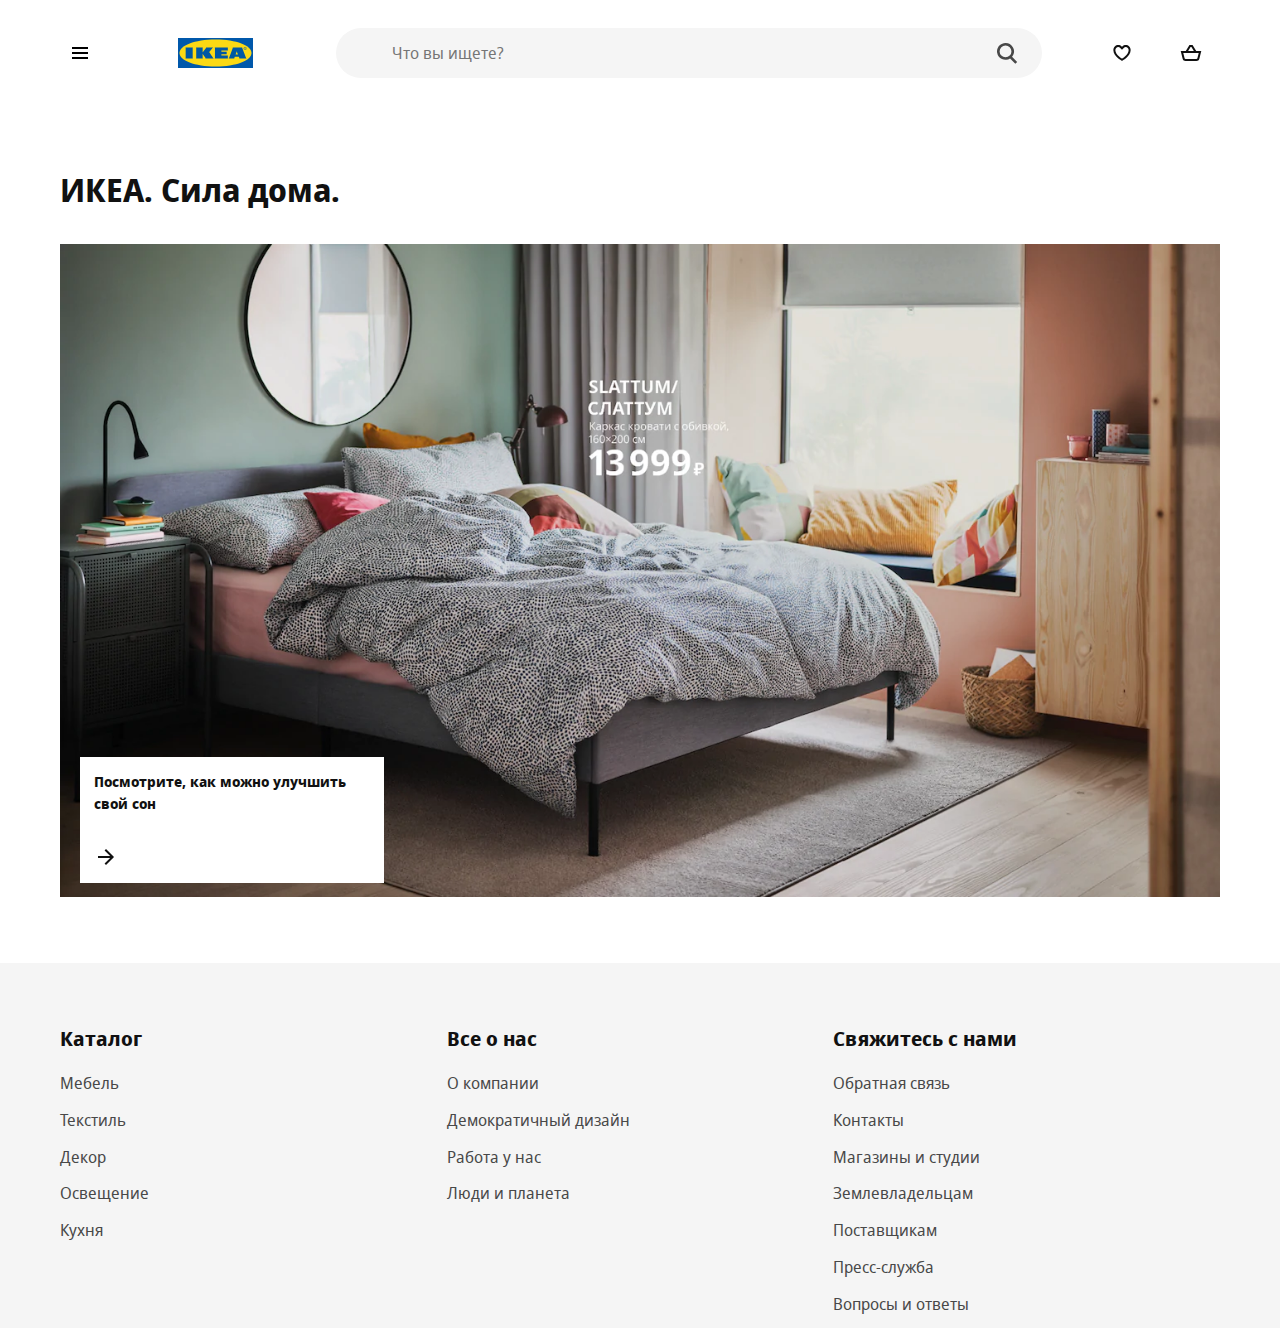
<file: index.html>
<!DOCTYPE html>
<html lang="en">

<head>
    <meta charset="UTF-8">
    <meta name="viewport"
        content="width=device-width, user-scalable=no, initial-scale=1.0, maximum-scale=1.0, minimum-scale=1.0">
    <meta http-equiv="X-UA-Compatible" content="ie=edge">
    <link rel="apple-touch-icon" sizes="180x180" href="favicon/apple-touch-icon.png">
    <link rel="icon" type="image/png" sizes="32x32" href="favicon/favicon-32x32.png">
    <link rel="icon" type="image/png" sizes="16x16" href="favicon/favicon-16x16.png">
    <link rel="mask-icon" href="favicon/safari-pinned-tab.svg" color="#0058ab">
    <meta name="msapplication-TileColor" content="#0058ab">
    <meta name="theme-color" content="#0058ab">
    <title>ИКЕА - официальный интернет-магазин мебели - IKEA</title>
    <link rel="stylesheet" href="styles/styles.css">
    <script src="./script/index.js" defer type="module"></script>
</head>

<body>
    <!-- <header>
        <div class="container">
            <div class="header">
                <button class="btn btn-burger" aria-label="открыть меню">
                    <svg focusable="false" class="svg-icon" width="24" height="24" viewBox="0 0 24 24" fill="none"
                        xmlns="http://www.w3.org/2000/svg">
                        <path fill-rule="evenodd" clip-rule="evenodd"
                            d="M20 8H4V6H20V8ZM20 13H4V11H20V13ZM20 18H4V16H20V18Z"></path>
                    </svg>
                </button>
                <a href="index.html" class="logo">
                    <img src="image/ikea-logo.svg" alt="Логотип">
                </a>
                <form class="search" method="get" action="goods.html">
                    <input type="search" name="s" maxlength="150" class="search-input" spellcheck="false"
                        aria-label="Искать товары, новинки и вдохновение"
                        aria-placeholder="Искать товары, новинки и вдохновение" placeholder="Что вы ищете?"
                        autocapitalize="off" autocomplete="off" autocorrect="off">
                    <button type="submit" class="btn search-btn" aria-label="найти"></button>
                </form>
                <a href="goods.html?cat=wishlist" class="btn btn-wishlist">
                    <svg focusable="false" class="svg-icon" width="24" height="24" viewBox="0 0 24 24" fill="none"
                        xmlns="http://www.w3.org/2000/svg">
                        <path fill-rule="evenodd" clip-rule="evenodd"
                            d="M12.336 5.52055C14.2336 3.62376 17.3096 3.62401 19.2069 5.52129C20.2067 6.52115 20.6796 7.85005 20.6259 9.15761C20.6151 12.2138 18.4184 14.8654 16.4892 16.6366C15.4926 17.5517 14.5004 18.2923 13.7593 18.8036C13.3879 19.0598 13.0771 19.2601 12.8574 19.3973C12.7475 19.466 12.6601 19.519 12.5992 19.5555C12.5687 19.5737 12.5448 19.5879 12.5279 19.5978L12.5079 19.6094L12.502 19.6129L12.5001 19.614C12.5001 19.614 12.4989 19.6147 11.9999 18.748C11.501 19.6147 11.5005 19.6144 11.5005 19.6144L11.4979 19.6129L11.4919 19.6094L11.472 19.5978C11.4551 19.5879 11.4312 19.5737 11.4007 19.5555C11.3397 19.519 11.2524 19.466 11.1425 19.3973C10.9227 19.2601 10.612 19.0598 10.2405 18.8036C9.49947 18.2923 8.50726 17.5517 7.51063 16.6366C5.58146 14.8654 3.38477 12.2139 3.37399 9.15765C3.32024 7.85008 3.79314 6.52117 4.79301 5.52129C6.69054 3.62376 9.76704 3.62376 11.6646 5.52129L11.9993 5.856L12.3353 5.52129L12.336 5.52055ZM11.9999 18.748L11.5005 19.6144L11.9999 19.9019L12.4989 19.6147L11.9999 18.748ZM11.9999 17.573C12.1727 17.462 12.384 17.3226 12.6236 17.1573C13.3125 16.6821 14.2267 15.9988 15.1366 15.1634C17.0157 13.4381 18.6259 11.2919 18.6259 9.13506V9.11213L18.627 9.08922C18.6626 8.31221 18.3844 7.52727 17.7926 6.9355C16.6762 5.81903 14.866 5.81902 13.7495 6.9355L13.7481 6.93689L11.9965 8.68166L10.2504 6.9355C9.13387 5.81903 7.3237 5.81903 6.20722 6.9355C5.61546 7.52727 5.33724 8.31221 5.3729 9.08922L5.37395 9.11213V9.13507C5.37395 11.2919 6.98418 13.4381 8.86325 15.1634C9.77312 15.9988 10.6874 16.6821 11.3762 17.1573C11.6159 17.3226 11.8271 17.462 11.9999 17.573Z">
                        </path>
                    </svg>
                </a>
                <a href="cart.html" class="btn btn-cart">
                    <svg focusable="false" class="svg-icon svg-cart" width="24" height="24" viewBox="0 0 24 24"
                        fill="none" xmlns="http://www.w3.org/2000/svg" style="display: block;">
                        <path fill-rule="evenodd" clip-rule="evenodd"
                            d="M10.9994 4H10.4373L10.1451 4.48017L6.78803 9.99716H3.00001H1.71924L2.02987 11.2397L3.65114 17.7248C3.98501 19.0603 5.18497 19.9972 6.56157 19.9972L17.4385 19.9972C18.8151 19.9972 20.015 19.0603 20.3489 17.7248L21.9702 11.2397L22.2808 9.99716H21H17.2113L13.8539 4.48014L13.5618 4H12.9997H12.0004H10.9994ZM14.8701 9.99716L12.4376 6H12.0004H11.5615L9.12921 9.99716H14.8701ZM5.59142 17.2397L4.28079 11.9972H19.7192L18.4086 17.2397C18.2973 17.6849 17.8973 17.9972 17.4385 17.9972L6.56157 17.9972C6.1027 17.9972 5.70272 17.6849 5.59142 17.2397Z">
                        </path>
                    </svg>
                </a>
            </div>
        </div>
    </header> -->
    <main>
        <div class="container">
            <h1 class="main-header">ИКЕА. Сила дома.</h1>
            <aside class="offer">
                <a href="card.html#idd059">
                    <picture>
                        <source srcset="image/b47e07ee97fd5f9bf030d258d462a945.webp" type="image/webp">
                        <img src="image/b47e07ee97fd5f9bf030d258d462a945.jpg" alt="СЛАТТУМ">
                    </picture>

                </a>
                <a class="offer-extra" href="goods.html?subcat=Кровати">
                    <p>Посмотрите, как можно улучшить свой сон</p>
                    <svg focusable="false" viewBox="0 0 24 24" class="offer-arrow" aria-hidden="true">
                        <path fill-rule="evenodd" clip-rule="evenodd"
                            d="M19.2937 12.7074L20.0008 12.0003L19.2938 11.2932L12.0008 3.99927L10.5865 5.41339L16.1727 11.0003H4V13.0003H16.1723L10.5855 18.5868L11.9996 20.0011L19.2937 12.7074Z">
                        </path>
                    </svg>
                </a>
            </aside>
        </div>
    </main>
    <!-- <footer>
        <div class="container">
            <div class="footer">
                <div class="footer-catalog">
                    <h2 class="footer-header">Каталог</h2>
                    <ul>
                        <li class="footer-list"><a href="goods.html?cat=Мебель">Мебель</a></li>
                        <li class="footer-list"><a href="goods.html?cat=Кухня">Кухня</a></li>
                        <li class="footer-list"><a href="goods.html?cat=Текстиль">Текстиль</a></li>
                        <li class="footer-list"><a href="goods.html?cat=Освещение">Освещение</a></li>
                        <li class="footer-list"><a href="goods.html?cat=Декор">Декор</a></li>
                    </ul>
                </div>
                <div class="footer-about">
                    <h2 class="footer-header">Все о нас</h2>
                    <ul>
                        <li class="footer-list"><a href="#">О компании</a></li>
                        <li class="footer-list"><a href="#">Демократичный дизайн</a></li>
                        <li class="footer-list"><a href="#">Работа у нас</a></li>
                        <li class="footer-list"><a href="#">Люди и планета</a></li>
                    </ul>
                </div>
                <div class="footer-connection">
                    <h2 class="footer-header">Свяжитесь с нами</h2>
                    <ul>
                        <li class="footer-list"><a href="#">Обратная связь</a></li>
                        <li class="footer-list"><a href="#">Контакты</a></li>
                        <li class="footer-list"><a href="#">Магазины и студии</a></li>
                        <li class="footer-list"><a href="#">Землевладельцам</a></li>
                        <li class="footer-list"><a href="#">Поставщикам</a></li>
                        <li class="footer-list"><a href="#">Пресс-служба</a></li>
                        <li class="footer-list"><a href="#">Вопросы и ответы</a></li>
                    </ul>
                </div>
            </div>
        </div>

    </footer> -->

    <!-- <div class="catalog">
        <button type="button" class="btn btn-close catalog-btn" id="hnf-menu-close-btn" aria-expanded="true"
            title="Закрыть меню" aria-label="Закрыть меню">
            <svg focusable="false" class="svg-icon" width="24" height="24" viewBox="0 0 24 24" fill="none"
                xmlns="http://www.w3.org/2000/svg">
                <path fill-rule="evenodd" clip-rule="evenodd"
                    d="M12.0002 13.4144L16.9499 18.3642L18.3642 16.9499L13.4144 12.0002L18.3642 7.05044L16.95 5.63623L12.0002 10.586L7.05044 5.63623L5.63623 7.05044L10.586 12.0002L5.63624 16.9499L7.05046 18.3642L12.0002 13.4144Z">
                </path>
            </svg>
        </button>
        <h2>Каталог</h2>
        <ul class="catalog-list">
            <li class="catalog-list__item active"><a href="goods.html?cat=Мебель">Мебель</a></li>
            <li class="catalog-list__item"><a href="goods.html?cat=Кухня">Кухня</a></li>
            <li class="catalog-list__item"><a href="goods.html?cat=Текстиль">Текстиль</a></li>
            <li class="catalog-list__item"><a href="goods.html?cat=Освещение">Освещение</a></li>
            <li class="catalog-list__item"><a href="goods.html?cat=Декор">Декор</a></li>
        </ul>


    </div> -->

    <!-- <div class="subcatalog">
        <button type="button" class="btn btn-return catalog-btn" aria-expanded="true" title="Закрыть меню"
            aria-label="Закрыть меню">
            <svg focusable="false" class="svg-icon  hnf-svg-icon" width="24" height="24" viewBox="0 0 24 24" fill="none"
                xmlns="http://www.w3.org/2000/svg">
                <path fill-rule="evenodd" clip-rule="evenodd"
                    d="M4.70613 11.2927L3.99902 11.9997L4.70606 12.7069L11.999 20.0008L13.4133 18.5867L7.82744 13.0001H19.9999V11.0001H7.82729L13.4144 5.41328L12.0002 3.99902L4.70613 11.2927Z">
                </path>
            </svg>
        </button>
        <h3 class="subcatalog-header"><a href="goods.html?cat=Мебель"></a></h3>
        <ul class="subcatalog-list">
            <li class="subcatalog-list__item"><a href="goods.html?subcat=Диваны">Диваны</a></li>
            <li class="subcatalog-list__item"><a href="goods.html?subcat=Кресла">Кресла</a></li>
            <li class="subcatalog-list__item"><a href="goods.html?subcat=Книжные шкафы">Книжные шкафы</a></li>
            <li class="subcatalog-list__item"><a href="goods.html?subcat=Стеллажи">Стеллажи</a></li>
            <li class="subcatalog-list__item"><a href="goods.html?subcat=Шкаф для ТВ">Шкаф для ТВ</a></li>
            <li class="subcatalog-list__item"><a href="goods.html?subcat=Кровати">Кровати</a></li>
            <li class="subcatalog-list__item"><a href="goods.html?subcat=Комоды">Комоды</a></li>
            <li class="subcatalog-list__item"><a href="goods.html?subcat=Столы">Столы</a></li>
            <li class="subcatalog-list__item"><a href="goods.html?subcat=Письменные столы">Письменные столы</a></li>
            <li class="subcatalog-list__item">
                <a href="goods.html?subcat=Стулья для письменного стола">Стулья для письменного стола</a></li>
        </ul>
    </div> -->

    <div class="overlay"></div>

</body>

</html>
</file>
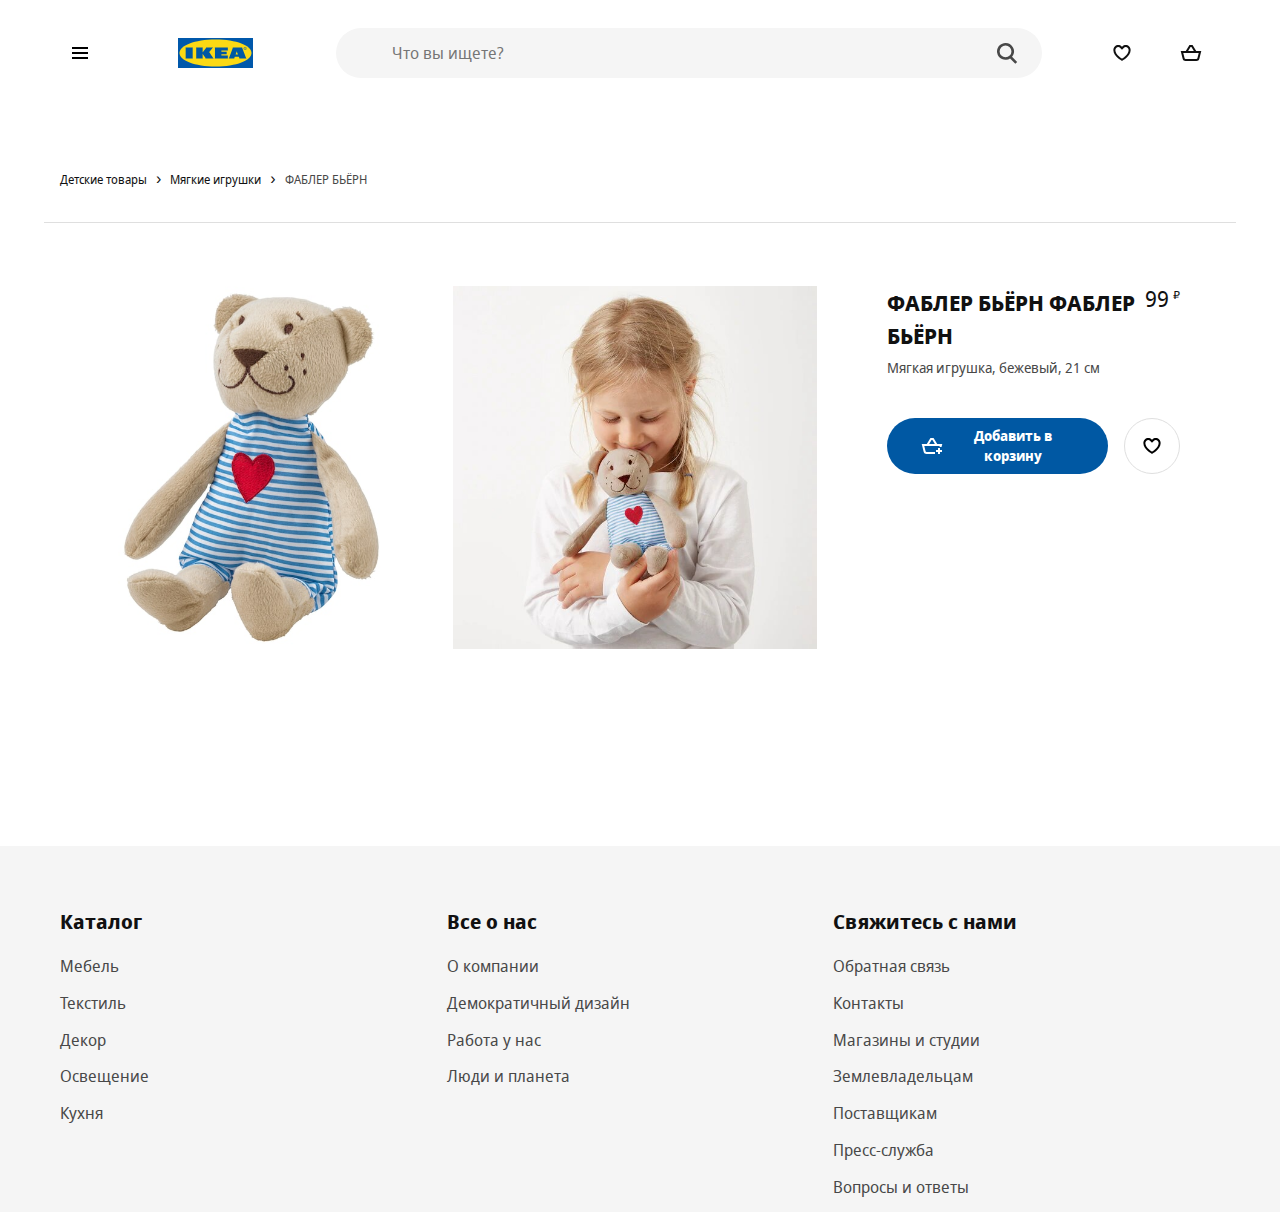
<file: card.html>
<!DOCTYPE html>
<html lang="en">

<head>
	<meta charset="UTF-8">
	<meta name="viewport"
		content="width=device-width, user-scalable=no, initial-scale=1.0, maximum-scale=1.0, minimum-scale=1.0">
	<meta http-equiv="X-UA-Compatible" content="ie=edge">
	<link rel="apple-touch-icon" sizes="180x180" href="favicon/apple-touch-icon.png">
	<link rel="icon" type="image/png" sizes="32x32" href="favicon/favicon-32x32.png">
	<link rel="icon" type="image/png" sizes="16x16" href="favicon/favicon-16x16.png">
	<link rel="mask-icon" href="favicon/safari-pinned-tab.svg" color="#0058ab">
	<meta name="msapplication-TileColor" content="#0058ab">
	<meta name="theme-color" content="#0058ab">
	<title>Детские игрушки - IKEA</title>
	<link rel="stylesheet" href="styles/styles.css">
	<script src="./script/index.js" defer type="module"></script>

</head>

<body>
	<main>
		<div class="container">
			<div class="breadcrumb">
				<nav role="navigation" aria-label="Breadcrumb" class="breadcrumb__nav">
					<ul class="breadcrumb__list">

						<li class="breadcrumb__list-item">
							<a href="goods.html?cat=Детские товары" class="breadcrumb__link"><span>Детские
									товары</span></a>
						</li>

						<li class="breadcrumb__list-item">
							<a href="goods.html?cat=Мягкие игрушки" class="breadcrumb__link"><span>Мягкие
									игрушки</span></a>
						</li>

						<li class="breadcrumb__list-item">
							<a href="#" class="breadcrumb__link"><span>ФАБЛЕР БЬЁРН</span></a>
						</li>

					</ul>
				</nav>
			</div>

			<div class="good wrapper">
				<div class="good-images">
					<div class="good-image__item">
						<img src="image/fabler-byorn-myagkaya-igrushka-bezhevyy__0710165_PE727396_S5.jpg" alt="">
					</div>
					<div class="good-image__item">
						<img src="image/fabler-byorn-myagkaya-igrushka-bezhevyy__0876865_PE611124_S5.jpg" alt="">
					</div>
				</div>
				<div class="good-item">
					<!-- not-in-stock - нет в наличии-->
					<p class="good-item__new">Новинка</p>

					<div class="good-item__section">
						<div>
							<h2 class="good-item__header">ФАБЛЕР БЬЁРН ФАБЛЕР БЬЁРН</h2>
							<p class="good-item__description">Мягкая игрушка, бежевый, 21 см</p>

						</div>
						<p class="good-item__price">
							<span class="good-item__empty">Нет в наличии</span>
							<span class="good-item__price-value">99</span>
							<span class="good-item__currency">₽</span>
						</p>

					</div>
					<div class="good-item__buttons">
						<button type="button" class="btn btn-good" data-idd="idd001">
							<svg focusable="false" viewBox="0 0 24 24" class="btn-good-svg" aria-hidden="true">
								<path fill-rule="evenodd" clip-rule="evenodd"
									d="M10.4372 4H10.9993H12.0003H12.9996H13.5616L13.8538 4.48014L17.2112 9.99713H21H22.2806L21.9702 11.2396L21.5303 13H19.4688L19.7194 11.9971H4.28079L5.59143 17.2397C5.70272 17.6848 6.1027 17.9971 6.56157 17.9971H15V19.9971H6.56157C5.18496 19.9971 3.98502 19.0602 3.65114 17.7247L2.02987 11.2397L1.71924 9.99713H3.00002H6.78793L10.145 4.48017L10.4372 4ZM12.4375 6L14.87 9.99713H9.12911L11.5614 6H12.0003H12.4375ZM17.9961 16V14H19.9961V16H21.9961V18H19.9961V20H17.9961V18H15.9961V16H17.9961Z">
								</path>
							</svg>

							<span class="btn-good__label">Добавить в корзину</span>
						</button>
						<button type="button" class="btn btn-add-wishlist" data-idd="idd001">
							<svg focusable="false" viewBox="0 0 24 24" class="btn-add-wishlist__svg" aria-hidden="true">
								<path fill-rule="evenodd" clip-rule="evenodd"
									d="M12.336 5.52055C14.2336 3.62376 17.3096 3.62401 19.2069 5.52129C20.2067 6.52115 20.6796 7.85005 20.6259 9.15761C20.6151 12.2138 18.4184 14.8654 16.4892 16.6366C15.4926 17.5517 14.5004 18.2923 13.7593 18.8036C13.3879 19.0598 13.0771 19.2601 12.8574 19.3973C12.7475 19.466 12.6601 19.519 12.5992 19.5555C12.5687 19.5737 12.5448 19.5879 12.5279 19.5978L12.5079 19.6094L12.502 19.6129L12.5001 19.614C12.5001 19.614 12.4989 19.6147 11.9999 18.748C11.501 19.6147 11.5005 19.6144 11.5005 19.6144L11.4979 19.6129L11.4919 19.6094L11.472 19.5978C11.4551 19.5879 11.4312 19.5737 11.4007 19.5555C11.3397 19.519 11.2524 19.466 11.1425 19.3973C10.9227 19.2601 10.612 19.0598 10.2405 18.8036C9.49947 18.2923 8.50726 17.5517 7.51063 16.6366C5.58146 14.8654 3.38477 12.2139 3.37399 9.15765C3.32024 7.85008 3.79314 6.52117 4.79301 5.52129C6.69054 3.62376 9.76704 3.62376 11.6646 5.52129L11.9993 5.856L12.3353 5.52129L12.336 5.52055ZM11.9999 18.748L11.5005 19.6144L11.9999 19.9019L12.4989 19.6147L11.9999 18.748ZM11.9999 17.573C12.1727 17.462 12.384 17.3226 12.6236 17.1573C13.3125 16.6821 14.2267 15.9988 15.1366 15.1634C17.0157 13.4381 18.6259 11.2919 18.6259 9.13506V9.11213L18.627 9.08922C18.6626 8.31221 18.3844 7.52727 17.7926 6.9355C16.6762 5.81903 14.866 5.81902 13.7495 6.9355L13.7481 6.93689L11.9965 8.68166L10.2504 6.9355C9.13387 5.81903 7.3237 5.81903 6.20722 6.9355C5.61546 7.52727 5.33724 8.31221 5.3729 9.08922L5.37395 9.11213V9.13507C5.37395 11.2919 6.98418 13.4381 8.86325 15.1634C9.77312 15.9988 10.6874 16.6821 11.3762 17.1573C11.6159 17.3226 11.8271 17.462 11.9999 17.573Z">
								</path>
							</svg>
						</button>
					</div>

				</div>
			</div>


		</div>
	</main>
	<div class="overlay"></div>
</body>

</html>
</file>
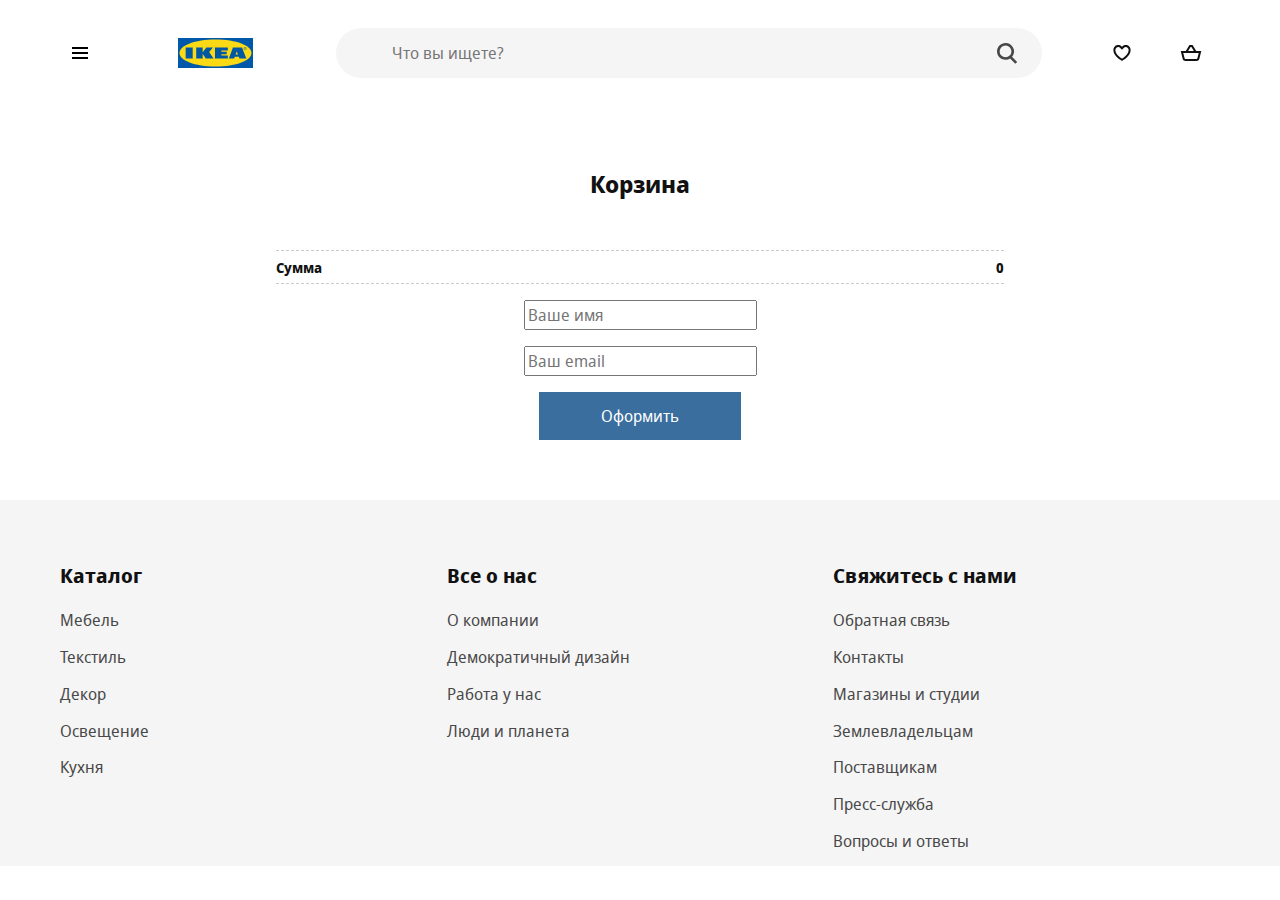
<file: cart.html>
<!DOCTYPE html>
<html lang="en">

<head>
	<meta charset="UTF-8">
	<meta name="viewport"
		content="width=device-width, user-scalable=no, initial-scale=1.0, maximum-scale=1.0, minimum-scale=1.0">
	<meta http-equiv="X-UA-Compatible" content="ie=edge">
	<link rel="apple-touch-icon" sizes="180x180" href="favicon/apple-touch-icon.png">
	<link rel="icon" type="image/png" sizes="32x32" href="favicon/favicon-32x32.png">
	<link rel="icon" type="image/png" sizes="16x16" href="favicon/favicon-16x16.png">
	<link rel="mask-icon" href="favicon/safari-pinned-tab.svg" color="#0058ab">
	<meta name="msapplication-TileColor" content="#0058ab">
	<meta name="theme-color" content="#0058ab">
	<title>Корзина - IKEA</title>
	<link rel="stylesheet" href="styles/styles.css">
	<script src="./script/index.js" defer type="module"></script>

</head>

<body>
	<main>
		<div class="container cart-wrapper">
			<h2 class="cart-header">Корзина</h2>
			<ul class="cart-list">

			</ul>
			<div class="cart-total">
				<span class="cart-total-label">Сумма</span>
				<span class="cart-total-price">297.-</span>
			</div>

			<form id="form" class="cart-form">
				<label>
					<input type="text" name="name" placeholder="Ваше имя">
				</label>
				<label>
					<input type="email" name="email" placeholder="Ваш email">
				</label>
				<button type="submit" class="cart-checkout">Оформить</button>
			</form>
		</div>
	</main>
	<div class="overlay"></div>
</body>

</html>
</file>
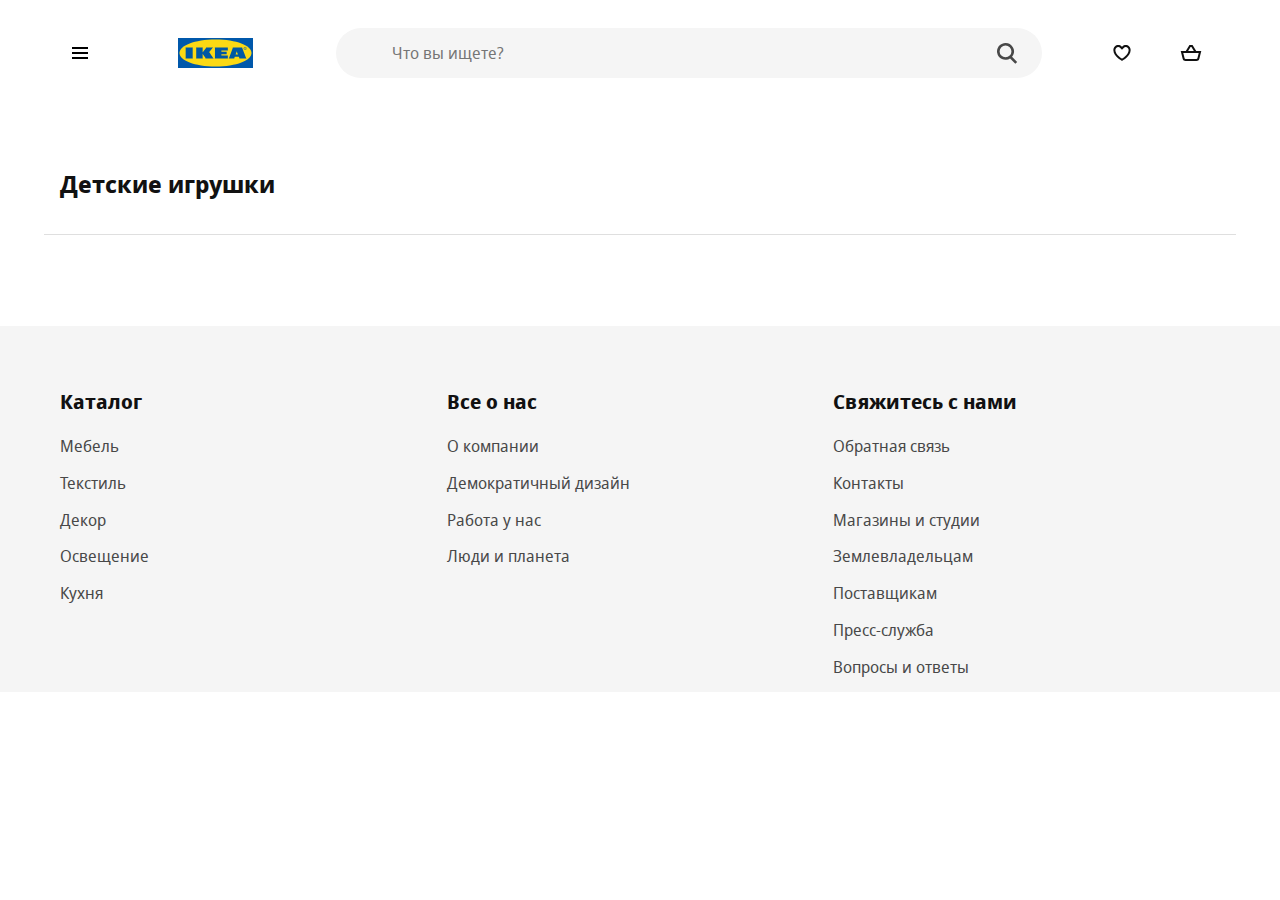
<file: goods.html>
<!DOCTYPE html>
<html lang="en">

<head>
	<meta charset="UTF-8">
	<meta name="viewport"
		content="width=device-width, user-scalable=no, initial-scale=1.0, maximum-scale=1.0, minimum-scale=1.0">
	<meta http-equiv="X-UA-Compatible" content="ie=edge">
	<link rel="apple-touch-icon" sizes="180x180" href="favicon/apple-touch-icon.png">
	<link rel="icon" type="image/png" sizes="32x32" href="favicon/favicon-32x32.png">
	<link rel="icon" type="image/png" sizes="16x16" href="favicon/favicon-16x16.png">
	<link rel="mask-icon" href="favicon/safari-pinned-tab.svg" color="#0058ab">
	<meta name="msapplication-TileColor" content="#0058ab">
	<meta name="theme-color" content="#0058ab">
	<title>Детские игрушки - IKEA</title>
	<link rel="stylesheet" href="styles/styles.css">
	<script src="./script/index.js" defer type="module"></script>

</head>

<body>
	<main>
		<div class="container">
			<h2 class="main-header">Детские игрушки</h2>
			<div class="goods wrapper">
				<ul class="goods-list">
					<!-- <li class="goods-list__item">
						<a class="goods-item__link" href="card.html#idd001">
							<article class="goods-item">
								<div class="goods-item__img">
									<img src="https://www.ikea.com/ru/ru/images/products/fabler-byorn-myagkaya-igrushka-bezhevyy__0710165_PE727396_S5.JPG"
										data-second-image="https://www.ikea.com/ru/ru/images/products/fabler-byorn-myagkaya-igrushka-bezhevyy__0876876_PE611263_S5.JPG"
										alt="ФАБЛЕР БЬЁРН">
								</div>
								<p class="goods-item__new">Новинка</p>
								<h3 class="goods-item__header">ФАБЛЕР БЬЁРН</h3>
								<p class="goods-item__description">Мягкая игрушка, бежевый, 21 см</p>
								<p class="goods-item__price">
									<span class="goods-item__price-value">99</span>
									<span class="goods-item__currency"> ₽</span>
								</p>
								<button class="btn btn-add-card" aria-label="Добравить в корзину"
									data-idd="idd001"></button>
							</article>
						</a>
					</li>
					<li class="goods-list__item">
						<a class="goods-item__link" href="card.html#idd001">
							<article class="goods-item">
								<div class="goods-item__img">
									<img src="https://www.ikea.com/ru/ru/images/products/fabler-byorn-myagkaya-igrushka-bezhevyy__0710165_PE727396_S5.JPG"
										data-second-image="https://www.ikea.com/ru/ru/images/products/fabler-byorn-myagkaya-igrushka-bezhevyy__0876876_PE611263_S5.JPG"
										alt="ФАБЛЕР БЬЁРН">
								</div>
								<h3 class="goods-item__header">ФАБЛЕР БЬЁРН</h3>
								<p class="goods-item__description">Мягкая игрушка, бежевый, 21 см</p>
								<p class="goods-item__price">
									<span class="goods-item__price-value">99</span>
									<span class="goods-item__currency"> ₽</span>
								</p>
								<button class="btn btn-add-card" aria-label="Добравить в корзину"
									data-idd="idd001"></button>
							</article>
						</a>
					</li>
					<li class="goods-list__item">
						<a class="goods-item__link" href="card.html#idd001">
							<article class="goods-item">
								<div class="goods-item__img">
									<img src="https://www.ikea.com/ru/ru/images/products/fabler-byorn-myagkaya-igrushka-bezhevyy__0710165_PE727396_S5.JPG"
										data-second-image="https://www.ikea.com/ru/ru/images/products/fabler-byorn-myagkaya-igrushka-bezhevyy__0876876_PE611263_S5.JPG"
										alt="ФАБЛЕР БЬЁРН">
								</div>
								<h3 class="goods-item__header">ФАБЛЕР БЬЁРН</h3>
								<p class="goods-item__description">Мягкая игрушка, бежевый, 21 см</p>
								<p class="goods-item__price">
									<span class="goods-item__price-value">99</span>
									<span class="goods-item__currency"> ₽</span>
								</p>
								<button class="btn btn-add-card" aria-label="Добравить в корзину"
									data-idd="idd001"></button>
							</article>
						</a>
					</li>
					<li class="goods-list__item">
						<a class="goods-item__link" href="card.html#idd001">
							<article class="goods-item">
								<div class="goods-item__img">
									<img src="https://www.ikea.com/ru/ru/images/products/fabler-byorn-myagkaya-igrushka-bezhevyy__0710165_PE727396_S5.JPG"
										data-second-image="https://www.ikea.com/ru/ru/images/products/fabler-byorn-myagkaya-igrushka-bezhevyy__0876876_PE611263_S5.JPG"
										alt="ФАБЛЕР БЬЁРН">
								</div>
								<h3 class="goods-item__header">ФАБЛЕР БЬЁРН</h3>
								<p class="goods-item__description">Мягкая игрушка, бежевый, 21 см</p>
								<p class="goods-item__price">
									<span class="goods-item__price-value">99</span>
									<span class="goods-item__currency"> ₽</span>
								</p>
								<button class="btn btn-add-card" aria-label="Добравить в корзину"
									data-idd="idd001"></button>
							</article>
						</a>
					</li>
					<li class="goods-list__item">
						<a class="goods-item__link" href="card.html#idd001">
							<article class="goods-item">
								<div class="goods-item__img">
									<img src="https://www.ikea.com/ru/ru/images/products/fabler-byorn-myagkaya-igrushka-bezhevyy__0710165_PE727396_S5.JPG"
										data-second-image="https://www.ikea.com/ru/ru/images/products/fabler-byorn-myagkaya-igrushka-bezhevyy__0876876_PE611263_S5.JPG"
										alt="ФАБЛЕР БЬЁРН">
								</div>
								<h3 class="goods-item__header">ФАБЛЕР БЬЁРН</h3>
								<p class="goods-item__description">Мягкая игрушка, бежевый, 21 см</p>
								<p class="goods-item__price">
									<span class="goods-item__price-value">99</span>
									<span class="goods-item__currency"> ₽</span>
								</p>
								<button class="btn btn-add-card" aria-label="Добравить в корзину"
									data-idd="idd001"></button>
							</article>
						</a>
					</li>
					<li class="goods-list__item">
						<a class="goods-item__link" href="card.html#idd001">
							<article class="goods-item">
								<div class="goods-item__img">
									<img src="https://www.ikea.com/ru/ru/images/products/fabler-byorn-myagkaya-igrushka-bezhevyy__0710165_PE727396_S5.JPG"
										data-second-image="https://www.ikea.com/ru/ru/images/products/fabler-byorn-myagkaya-igrushka-bezhevyy__0876876_PE611263_S5.JPG"
										alt="ФАБЛЕР БЬЁРН">
								</div>
								<h3 class="goods-item__header">ФАБЛЕР БЬЁРН</h3>
								<p class="goods-item__description">Мягкая игрушка, бежевый, 21 см</p>
								<p class="goods-item__price">
									<span class="goods-item__price-value">99</span>
									<span class="goods-item__currency"> ₽</span>
								</p>
								<button class="btn btn-add-card" aria-label="Добравить в корзину"
									data-idd="idd001"></button>
							</article>
						</a>
					</li>
					<li class="goods-list__item">
						<a class="goods-item__link" href="card.html#idd001">
							<article class="goods-item">
								<div class="goods-item__img">
									<img src="https://www.ikea.com/ru/ru/images/products/fabler-byorn-myagkaya-igrushka-bezhevyy__0710165_PE727396_S5.JPG"
										data-second-image="https://www.ikea.com/ru/ru/images/products/fabler-byorn-myagkaya-igrushka-bezhevyy__0876876_PE611263_S5.JPG"
										alt="ФАБЛЕР БЬЁРН">
								</div>
								<h3 class="goods-item__header">ФАБЛЕР БЬЁРН</h3>
								<p class="goods-item__description">Мягкая игрушка, бежевый, 21 см</p>
								<p class="goods-item__price">
									<span class="goods-item__price-value">99</span>
									<span class="goods-item__currency"> ₽</span>
								</p>
								<button class="btn btn-add-card" aria-label="Добравить в корзину"
									data-idd="idd001"></button>
							</article>
						</a>
					</li>
					<li class="goods-list__item">
						<a class="goods-item__link" href="card.html#idd001">
							<article class="goods-item">
								<div class="goods-item__img">
									<img src="https://www.ikea.com/ru/ru/images/products/fabler-byorn-myagkaya-igrushka-bezhevyy__0710165_PE727396_S5.JPG"
										data-second-image="https://www.ikea.com/ru/ru/images/products/fabler-byorn-myagkaya-igrushka-bezhevyy__0876876_PE611263_S5.JPG"
										alt="ФАБЛЕР БЬЁРН">
								</div>
								<h3 class="goods-item__header">ФАБЛЕР БЬЁРН</h3>
								<p class="goods-item__description">Мягкая игрушка, бежевый, 21 см</p>
								<p class="goods-item__price">
									<span class="goods-item__price-value">99</span>
									<span class="goods-item__currency"> ₽</span>
								</p>
								<button class="btn btn-add-card" aria-label="Добравить в корзину"
									data-idd="idd001"></button>
							</article>
						</a>
					</li>
					<li class="goods-list__item">
						<a class="goods-item__link" href="card.html#idd001">
							<article class="goods-item">
								<div class="goods-item__img">
									<img src="https://www.ikea.com/ru/ru/images/products/fabler-byorn-myagkaya-igrushka-bezhevyy__0710165_PE727396_S5.JPG"
										data-second-image="https://www.ikea.com/ru/ru/images/products/fabler-byorn-myagkaya-igrushka-bezhevyy__0876876_PE611263_S5.JPG"
										alt="ФАБЛЕР БЬЁРН">
								</div>
								<h3 class="goods-item__header">ФАБЛЕР БЬЁРН</h3>
								<p class="goods-item__description">Мягкая игрушка, бежевый, 21 см</p>
								<p class="goods-item__price">
									<span class="goods-item__price-value">99</span>
									<span class="goods-item__currency"> ₽</span>
								</p>
								<button class="btn btn-add-card" aria-label="Добравить в корзину"
									data-idd="idd001"></button>
							</article>
						</a>
					</li>
					<li class="goods-list__item">
						<a class="goods-item__link" href="card.html#idd001">
							<article class="goods-item">
								<div class="goods-item__img">
									<img src="https://www.ikea.com/ru/ru/images/products/fabler-byorn-myagkaya-igrushka-bezhevyy__0710165_PE727396_S5.JPG"
										data-second-image="https://www.ikea.com/ru/ru/images/products/fabler-byorn-myagkaya-igrushka-bezhevyy__0876876_PE611263_S5.JPG"
										alt="ФАБЛЕР БЬЁРН">
								</div>
								<h3 class="goods-item__header">ФАБЛЕР БЬЁРН</h3>
								<p class="goods-item__description">Мягкая игрушка, бежевый, 21 см</p>
								<p class="goods-item__price">
									<span class="goods-item__price-value">99</span>
									<span class="goods-item__currency"> ₽</span>
								</p>
								<button class="btn btn-add-card" aria-label="Добравить в корзину"
									data-idd="idd001"></button>
							</article>
						</a>
					</li> -->

				</ul>
			</div>
		</div>
	</main>
	<div class="overlay"></div>
</body>

</html>
</file>
<file: styles/styles.css>
/*
* Prefixed by https://autoprefixer.github.io
* PostCSS: v7.0.29,
* Autoprefixer: v9.7.6
* Browsers: last 4 version
*/

@font-face {
	font-family: 'Noto Sans';
	src: local('Noto Sans Display Regular'), local('NotoSansDisplay-Regular'), url('../fonts/Notosansdisplayregular.woff2') format('woff2'), url('../fonts/Notosansdisplayregular.woff') format('woff');
	font-weight: 400;
	font-style: normal;
}

@font-face {
	font-family: 'Noto Sans';
	src: local('Noto Sans Display Italic'), local('NotoSansDisplay-Italic'), url('../fonts/Notosansdisplayitalic.woff2') format('woff2'), url('../fonts/Notosansdisplayitalic.woff') format('woff');
	font-weight: 400;
	font-style: italic;
}

@font-face {
	font-family: 'Noto Sans';
	src: local('Noto Sans Display Bold'), local('NotoSansDisplay-Bold'), url('../fonts/Notosansdisplaybold.woff2') format('woff2'), url('../fonts/Notosansdisplaybold.woff') format('woff');
	font-weight: 700;
	font-style: normal;
}

@font-face {
	font-family: 'Noto Sans';
	src: local('Noto Sans Display Bold Italic'), local('NotoSansDisplay-BoldItalic'), url('../fonts/Notosansdisplaybolditalic.woff2') format('woff2'), url('../fonts/Notosansdisplaybolditalic.woff') format('woff');
	font-weight: 700;
	font-style: italic;
}

html {
	-webkit-box-sizing: border-box;
	box-sizing: border-box;
}

*,
*::before,
*::after {
	-webkit-box-sizing: inherit;
	box-sizing: inherit;
}

body {
	min-width: 320px;
	margin: 0;

	background-color: #fff; /*под проект*/
	font-family: Noto Sans, Arial, sans-serif; /*в "" свой шрифт под проект*/

	font-size: 16px;
	color: #111;
	line-height: 1.5;
	-webkit-font-smoothing: subpixel-antialiased;
}

button, input {
	font: inherit;
}

button {
	cursor: pointer;
}

img {
	max-width: 100%;
	width: 100%;
	height: auto;
}

a {
	text-decoration: none;
	color: inherit;
}

ul {
	list-style: none;
	padding: 0;
	margin: 0;
}

h1, h2, h3, p {
	padding: 0;
	margin: 0;
}

/* container */

.container {
	max-width: 1200px;
	margin: 0 auto;
	padding: 0 1.25rem;
}

.visually-hidden {
	position: absolute !important;
	clip: rect(1px 1px 1px 1px);
	clip: rect(1px, 1px, 1px, 1px);
	padding: 0 !important;
	border: 0 !important;
	height: 1px !important;
	width: 1px !important;
	overflow: hidden;
}

/* при работе с float */

.clearfix::after {
	content: "";
	display: table;
	clear: both;
}

header {
	margin-bottom: 3.75rem;
}

.header {
	display: -ms-grid;
	display: grid;
	grid-gap: 1.25rem;
	-ms-grid-columns: 2fr 1.25rem 2fr 1.25rem 16fr 1.25rem 1fr 1.25rem 1fr;
	grid-template-columns: 2fr 2fr 16fr 1fr 1fr;
	-webkit-box-align: center;
	-ms-flex-align: center;
	align-items: center;
	padding: 1.75rem 0;
}

footer {
	background-color: #f5f5f5;
	margin-top: 3.75rem;
	padding: 3.75rem 0 0 0;
}

.footer {
	display: -ms-grid;
	display: grid;
	-ms-grid-columns: 1fr 1fr 1fr;
	grid-template-columns: 1fr 1fr 1fr;
}

.main-header {
	margin-bottom: 1.875rem
}

.btn {
	background-color: transparent;
	outline: transparent;
	border-radius: 50%;
	width: 40px;
	height: 40px;
	display: -webkit-box;
	display: -ms-flexbox;
	display: flex;
	-webkit-box-align: center;
	-ms-flex-align: center;
	align-items: center;
	-webkit-box-pack: center;
	-ms-flex-pack: center;
	justify-content: center;
	border: 1px solid transparent;
}

.btn:hover {
	background-color: #f5f5f5;
	color: #111;
}

.svg-icon {
	fill: currentColor;
}

.logo {
	text-align: center;
	width: 75px;
	height: 30px;

}

.search {
	position: relative;
	-webkit-box-flex: 1;
	-ms-flex-positive: 1;
	flex-grow: 1;
	height: 50px;
	margin: 0 40px;
}

.search-input {
	-webkit-appearance: none;
	-moz-appearance: none;
	appearance: none;
	background-color: #f5f5f5;
	display: block;
	appearance: none;
	width: 100%;
	height: 100%;
	padding: .5rem 3.5rem;
	margin: 0 auto;
	line-height: 1.5;
	border: 0;
	border-radius: 50em;
	outline: 0;
	-webkit-box-shadow: none;
	box-shadow: none;
	-webkit-transition: background .2s;
	-o-transition: background .2s;
	transition: background .2s;
}

.search-btn {
	position: absolute;
	top: 0.9rem;
	right: 0.9rem;
	background-image: url("data:image/svg+xml;charset=utf-8,%3Csvg width='16' height='17' fill='%23484848' xmlns='http://www.w3.org/2000/svg'%3E%3Cpath fill-rule='evenodd' clip-rule='evenodd' d='M6.5 11a4.5 4.5 0 110-9 4.5 4.5 0 010 9zm4.968-.307a6.5 6.5 0 10-1.514 1.315l3.996 3.996 1.414-1.414-3.896-3.897z'/%3E%3C/svg%3E");
	background-repeat: no-repeat;
	background-size: contain;
	width: 2.5rem;
	height: 1.5rem;
	background-position: center;
}

.offer {
	position: relative;
}

.offer-extra {
	position: absolute;
	padding: .9rem;
	color: #111;
	left: 1.25rem;
	bottom: 1.25rem;
	display: -webkit-box;
	display: -ms-flexbox;
	display: flex;
	background: #fff;
	-webkit-box-orient: vertical;
	-webkit-box-direction: normal;
	-ms-flex-direction: column;
	flex-direction: column;
	-webkit-box-align: start;
	-ms-flex-align: start;
	align-items: flex-start;
	max-width: 19rem;
	min-width: 13rem;
	font-size: .9rem;
	line-height: 1.5;
	font-weight: bold;
	word-break: break-word;
}

.offer-arrow {
	display: inline-block;
	height: 1.5rem;
	width: 1.5rem;
	vertical-align: middle;
	fill: currentColor;
	margin-top: 1.875rem;

}


.footer-header {
	line-height: 2rem;
	font-size: 1.25rem;
	padding: 0 0 1rem 0;

}

.footer-list {
	margin-bottom: .8rem;
}

.footer-list > a {
	color: #484848;
}

.footer-list > a:hover {
	color: #111;
	text-decoration: underline;
}

.catalog {
	position: fixed;
	z-index: 999;
	top: 0;
	left: -100%;
	bottom: 0;
	background-color: #fff;
	overflow-y: auto;
	overflow-x: hidden;
	-webkit-transition: left 0.2s 0s;
	-o-transition: left 0.2s 0s;
	transition: left 0.2s 0s;
	width: 20rem;
	padding: 6rem 4rem 3rem;

}

.catalog.open {
	left: 0;
}

.catalog-btn {
	position: absolute;
	top: 3rem;
	left: 3rem;
}

.catalog-list__item,
.subcatalog-list__item {
	cursor: pointer;
	color: #111;


}

.catalog-list__item a,
.subcatalog-list__item a {
	text-decoration: underline;
	display: block;
}

.catalog-list__item a {
	padding: .5rem 1.5rem .5rem 0;
}

.subcatalog-list__item a {
	padding: .5rem 0;
}

.catalog-list__item:hover a,
.subcatalog-list__item:hover a {
	text-decoration: underline;
}

.catalog-list__item.active {
	background-repeat: no-repeat;
	background-position: right 0 center;
	background-image: url('data:image/svg+xml;utf8,<svg width="24" height="24" viewBox="0 0 24 24" fill="none" xmlns="http://www.w3.org/2000/svg"><path fill-rule="evenodd" clip-rule="evenodd" d="M15.5996 11.9999L9.81456 17.7857L8.40026 16.3716L12.7714 11.9999L8.40026 7.62823L9.81457 6.21411L15.5996 11.9999Z" fill="%23959595"/></svg>');
}

.subcatalog {
	position: fixed;
	z-index: 998;
	top: 0;
	left: -100%;
	bottom: 0;
	background-color: #fff;
	overflow-y: auto;
	overflow-x: hidden;
	-webkit-transition: left, right 0.2s 0s;
	-o-transition: left, right 0.2s 0s;
	transition: left, right 0.2s 0s;
	width: 25rem;
	padding: 6rem 4rem 3rem;
	border-left: 2px solid #ccc;
}

.subcatalog.subopen {
	left: 20rem;
	display: block;
}

.overlay {
	display: block;
	position: fixed;
	z-index: 899;
	top: 0;
	bottom: 0;
	right: 0;
	left: 0;
	background-color: black;
	-webkit-transition: all .2s ease;
	-o-transition: all .2s ease;
	transition: all .2s ease;
	opacity: 0;
	pointer-events: none;
}

.overlay.active {
	opacity: 0.25;
	pointer-events: all;
}


.wrapper {
	position: relative;
	margin-top: 4rem;
}

.wrapper:before {
	content: '';
	width: calc(100% + 2rem);
	display: block;
	position: absolute;
	top: -2rem;
	z-index: 99;
	margin: 0 -1rem;
	border-bottom: 1px solid #dfdfdf;
}

.good {
	display: -ms-grid;
	display: grid;
	-ms-grid-columns: minmax(0, 1fr) 1.25rem minmax(0, 1fr) 1.25rem minmax(0, 1fr) 1.25rem minmax(0, 1fr) 1.25rem minmax(0, 1fr) 1.25rem minmax(0, 1fr) 1.25rem minmax(0, 1fr) 1.25rem minmax(0, 1fr) 1.25rem minmax(0, 1fr) 1.25rem minmax(0, 1fr) 1.25rem minmax(0, 1fr) 1.25rem minmax(0, 1fr);
	grid-template-columns: repeat(12, minmax(0, 1fr));
	grid-column-gap: 1.25rem;
	padding-top: 2rem;
}

.good-images {
	display: -webkit-box;
	display: -ms-flexbox;
	display: flex;
	-ms-flex-wrap: wrap;
	flex-wrap: wrap;
	-ms-grid-column: 1;
	grid-column-start: 1;
	-ms-grid-column-span: 8;
	grid-column-end: 9;
	-ms-flex-pack: distribute;
	justify-content: space-around;


}

.good-image__item {
	width: calc(50% - 1.25rem);
	margin-left: .625rem;
	margin-right: .625rem;
	min-height: 500px;
}


.good-item {
	-ms-grid-column: 9;
	grid-column-start: 9;
	-ms-grid-column-span: 4;
	grid-column-end: 13;
	padding: 0 2.5rem;
}

.good-item__section {
	margin-bottom: 2.5rem;
}

.good-item__new {
	display: none;
}


.good-item__empty {
	display: none;
}

.not-in-stock .good-item__empty {
	display: block;
}

.not-in-stock .btn-good {
	display: none;
}

.good-item__header {
	font-size: 1.375rem;
	line-height: 1.5;
	font-weight: 700;
	text-transform: uppercase;
	margin-bottom: .3rem;
}

.good-item__description {
	line-height: 1.5;
	letter-spacing: 0;
	font-weight: 400;
	color: #484848;
	font-size: .875rem;
}

.good-item__price {
	white-space: nowrap;
	text-align: right;
}

.good-item__section {
	display: -webkit-box;
	display: -ms-flexbox;
	display: flex;
	-webkit-box-pack: justify;
	-ms-flex-pack: justify;
	justify-content: space-between;
}

.good-item__price-value {
	line-height: 1.1875;
	font-size: 1.375rem;
}

.good-item__currency {
	line-height: .9;
	font-size: .6875rem;
	vertical-align: text-top;
}

.not-in-stock .good-item__price-value,
.not-in-stock .good-item__currency {
	display: none;
}

.good-item__buttons {
	display: -webkit-box;
	display: -ms-flexbox;
	display: flex;
	-webkit-box-pack: justify;
	-ms-flex-pack: justify;
	justify-content: space-between;
	-webkit-box-align: center;
	-ms-flex-align: center;
	align-items: center;
	width: 100%;
}

.btn-good {
	margin-right: 1rem;
	-webkit-box-flex: 1;
	-ms-flex-positive: 1;
	flex-grow: 1;
	-ms-flex-negative: 1;
	flex-shrink: 1;
	position: relative;
	background: #0058a3;
	color: #fff;
	border-radius: 52px;
	padding: 0 2rem;
	display: -webkit-box;
	display: -ms-flexbox;
	display: flex;
	height: 3.5rem;
	-webkit-box-align: center;
	-ms-flex-align: center;
	align-items: center;
}

.btn-good-svg {
	margin-right: .5rem;
	vertical-align: top;
	-ms-flex-negative: 0;
	flex-shrink: 0;
	display: inline-block;
	height: 1.5rem;
	width: 1.5rem;
	fill: #fff;
}

.btn-good:hover {
	color: #0058a3;
}

.btn-good:hover .btn-good-svg {
	fill: #0058a3;
}

.btn-good__label {
	text-align: center;
	border: 0;
	font-weight: 700;
	font-size: .875rem;
	line-height: 1.42857;
}

.btn-add-wishlist {
	background: rgba(0, 0, 0, 0);
	color: #111;
	border-radius: 40px;
	padding: 0 .9375rem;
	border: 1px solid #dfdfdf;
	height: 3.5rem;
	width: 3.5rem;
	margin-left: auto;
}

.btn-add-wishlist__svg {
	height: 1.5rem;
	width: 1.5rem;

}

.btn-add-wishlist:hover .btn-add-wishlist__svg {
	fill: red;
}

.btn-add-wishlist.contains-wishlist .btn-add-wishlist__svg {
	fill: red;

}

.btn-add-wishlist:hover.contains-wishlist .btn-add-wishlist__svg {
	fill: black;
}


.goods-list {
	display: -ms-grid;
	display: grid;
	grid-gap: 1.25rem;
	grid-template-columns: repeat(4, 1fr);
}

.goods-list__item {
	margin-bottom: 2rem;
}


.goods-item {
	position: relative;
	display: -webkit-box;
	display: -ms-flexbox;
	display: flex;
	-webkit-box-orient: vertical;
	-webkit-box-direction: normal;
	-ms-flex-direction: column;
	flex-direction: column;
	-webkit-box-pack: justify;
	-ms-flex-pack: justify;
	justify-content: space-between;
	height: 100%;
}

.goods-item__img {
	height: 380px;
	display: table-cell;
	vertical-align: middle
}


.btn-add-card {
	position: absolute;
	opacity: 0;
	-webkit-transition: opacity 0.2s 0s;
	-o-transition: opacity 0.2s 0s;
	transition: opacity 0.2s 0s;
	right: 1rem;
	bottom: 0.5rem;
	background-color: rgb(0, 88, 163);
	border: 1px solid rgb(0, 88, 163);
	background-repeat: no-repeat;
	background-position: center;
	background-image: url("data:image/svg+xml;utf8,<svg width='24' height='24' xmlns='http://www.w3.org/2000/svg' viewBox='0 0 24 24'><path fill-rule='evenodd' clip-rule='evenodd' d='M10.4372 4H10.9993H12.0003H12.9996H13.5616L13.8538 4.48014L17.2112 9.99713H21H22.2806L21.9702 11.2396L21.5303 13H19.4688L19.7194 11.9971H4.28079L5.59143 17.2397C5.70272 17.6848 6.1027 17.9971 6.56157 17.9971H15V19.9971H6.56157C5.18496 19.9971 3.98502 19.0602 3.65114 17.7247L2.02987 11.2397L1.71924 9.99713H3.00002H6.78793L10.145 4.48017L10.4372 4ZM12.4375 6L14.87 9.99713H9.12911L11.5614 6H12.0003H12.4375ZM17.9961 16V14H19.9961V16H21.9961V18H19.9961V20H17.9961V18H15.9961V16H17.9961Z' fill='white' /></svg>");
}

.btn-add-card:hover {
	background-color: rgb(255, 255, 255);
	background-image: url("data:image/svg+xml;utf8,<svg width='24' height='24' xmlns='http://www.w3.org/2000/svg' viewBox='0 0 24 24'><path fill-rule='evenodd' clip-rule='evenodd' d='M10.4372 4H10.9993H12.0003H12.9996H13.5616L13.8538 4.48014L17.2112 9.99713H21H22.2806L21.9702 11.2396L21.5303 13H19.4688L19.7194 11.9971H4.28079L5.59143 17.2397C5.70272 17.6848 6.1027 17.9971 6.56157 17.9971H15V19.9971H6.56157C5.18496 19.9971 3.98502 19.0602 3.65114 17.7247L2.02987 11.2397L1.71924 9.99713H3.00002H6.78793L10.145 4.48017L10.4372 4ZM12.4375 6L14.87 9.99713H9.12911L11.5614 6H12.0003H12.4375ZM17.9961 16V14H19.9961V16H21.9961V18H19.9961V20H17.9961V18H15.9961V16H17.9961Z' fill='rgb(0, 88, 163)' /></svg>");

}

.goods-item:hover .btn-add-card {
	opacity: 1;
}

.goods-item__header {
	margin-top: auto;
	margin-bottom: 1rem;
}

.goods-item__new {
	line-height: 1.42857;
	color: #ca5008;
	font-weight: 700;
	font-size: 0.8rem;
}

.goods-item__link {
	display: block;
	height: 100%;
}

.goods-item__description {
	margin-bottom: 1rem;
	font-size: .875rem;
	line-height: 1.42857;
}

.goods-item__price {
	min-height: calc(40px + 0.5rem);
	padding-bottom: 0.5rem;
	font-weight: 700;
}

.goods-item__price-value {
	font-size: 1.375rem;
}

.goods-item__currency {
	line-height: .9;
	font-size: .6875rem;
	vertical-align: text-top;
}


.breadcrumb__list-item {
	display: inline;
}

.breadcrumb__list-item:after {
	content: "\0203A";
	display: inline;
	margin: 0 .3125rem;
	font-size: 1rem;
	line-height: 1.125;
}

.breadcrumb__list-item:last-child:after {
	content: "";
}

.breadcrumb__link {
	font-size: .75rem;
	line-height: 1.5;
	font-weight: 400;
	vertical-align: middle;
}

.breadcrumb__list-item:last-child .breadcrumb__link {
	color: #484848;
	pointer-events: none;
	cursor: auto;
}

.cart-wrapper {
	max-width: 768px;
}

.cart-header {
	text-align: center;
}

.product__image-container img{
	max-width: 50%;

}
.product {
	display: -ms-grid;
	display: flex;
	-ms-grid-columns: 152px 4fr 6fr;
	grid-template-columns: 152px 4fr 6fr;
	-ms-grid-rows: auto;
	grid-template-rows: auto;
	font-size: .81rem;
	line-height: 1.385;
}

.product > *:nth-child(1) {
	-ms-grid-row: 1;
	-ms-grid-column: 1;
}

.product > *:nth-child(2) {
	-ms-grid-row: 1;
	-ms-grid-column: 2;
}

.product > *:nth-child(3) {
	-ms-grid-row: 1;
	-ms-grid-column: 3;
}

.product__image-container {
	-ms-grid-column: 1;
	grid-column: 1;
	-ms-grid-row: 1;
	-ms-grid-row-span: 2;
	grid-row: 1/3;
	padding-right: 1rem;
}

.product__description {
	-ms-grid-column: 2;
	grid-column: 2;
	-ms-grid-row: 1;
	grid-row: 1;
}

.product__name {
	font-size: 1.2rem;
	margin-bottom: .5rem;
	font-weight: 700;
	text-transform: uppercase;
	word-break: break-word;
}

.product__prices {
	-ms-grid-column: 3;
	grid-column: 3;
	-ms-grid-row: 1;
	grid-row: 1;
	text-align: right;
	padding-top: 0;
}

.product__controls {
	-ms-grid-column: 3;
	grid-column: 3;
	-ms-grid-row: 2;
	grid-row: 2;
	margin-top: .5rem;
	display: -webkit-box;
	display: -ms-flexbox;
	display: flex;
	-webkit-box-pack: end;
	-ms-flex-pack: end;
	justify-content: flex-end;
}

.btn-remove {
	color: #444;
	border-color: #666;
	border-radius: unset;
}

.product__total {
	font-weight: 700;
	font-size: 1.06rem;
	line-height: 1.2;
}

.product-controls__remove {
	width: 12.5%;
}

.product-controls__quantity {
	width: 25%;
	margin-left: .5rem;
}

.cart-header {
	margin-bottom: 3rem;
}

.cart-item {
	margin-bottom: 2rem;
}

.cart-total {
	display: -webkit-box;
	display: -ms-flexbox;
	display: flex;
	-webkit-box-pack: justify;
	-ms-flex-pack: justify;
	justify-content: space-between;
	padding: .35rem 0;
	font-weight: 700;
	font-size: 14px;
	text-align: initial;
	border: dashed #cacaca;
	border-width: 1px 0;
}

.cart-checkout {
	color: #ffffff;
	padding: 12px 62px;
	background-color: #3a6e9f;
	border: none;
	display: block;
	margin: 1rem auto;
}

.cart-form {
	margin: 1rem 0;
	text-align: center;
}

.cart-form label {
	display: block;
	margin: 1rem;
}

select {
	width: 100%;
	max-width: 352px;
	height: 40px;
	margin: 0;
	padding: 0 10px;
	border: 1px solid #666;
	border-radius: 2px;
	background: #fff url(../image/chevron-down-thin-24.1667eab2.svg) no-repeat right 8px center/1.5rem;
	-webkit-appearance: none;
	-moz-appearance: none;
	appearance: none;
	font-size: 1rem;
	line-height: 1.15;
	font-family: inherit;
	text-transform: none;
}

@media (max-width: 1200px) {
	.goods-list {
		grid-template-columns: repeat(3, 1fr);
	}
}

@media (max-width: 768px) {
	.goods-list {
		grid-template-columns: repeat(2, 1fr);
	}

	.header {
		-ms-grid-columns: 1fr 1.25rem 2fr 1.25rem 1fr 1.25rem 1fr;
		grid-template-columns: 1fr 2fr 1fr 1fr;
		-ms-grid-rows: auto 1.25rem auto 1.25rem auto;
		grid-template-areas: "burger logo wishlist cart" "main main . sidebar" "footer footer footer footer";
	}

	.btn-burger {
		grid-area: burger;
	}

	.logo {
		grid-area: logo;
	}

	.btn-wishlist {
		grid-area: wishlist;
	}

	.btn-cart {
		grid-area: cart;
	}

	.search {
		grid-area: search;
		-ms-grid-row: 2;
		grid-row: 2;
		-ms-grid-column-span: 5;
		grid-column-end: 6;
		-ms-grid-column: 1;
		grid-column-start: 1;
		margin: 0;
	}

	.footer {
		-ms-grid-rows: auto;
		grid-template-rows: auto;
		-webkit-box-pack: center;
		-ms-flex-pack: center;
		justify-content: center;
		grid-template-areas: "catalog" "about" "connection";
		-ms-grid-columns: 300px;
		grid-template-columns: 300px

	}

	.footer-catalog {
		grid-area: catalog;
		margin-bottom: 50px;
	}

	.footer-about {
		grid-area: about;
		margin-bottom: 50px;
	}

	.footer-connection {
		grid-area: connection;
		margin-bottom: 50px;
	}

	.catalog {
		width: 50%;
	}

	.subcatalog {
		width: 50%;
		left: auto;
		right: -100%;
	}

	.subcatalog.subopen {
		right: 0;
		left: auto;
	}
}

@media (max-width: 768px) {

	.footer-catalog {
		-ms-grid-row: 1;
		-ms-grid-column: 1

	}

	.footer-about {
		-ms-grid-row: 2;
		-ms-grid-column: 1

	}

	.footer-connection {
		-ms-grid-row: 3;
		-ms-grid-column: 1

	}
}

@media (max-width: 768px) {

	.btn-burger {
		-ms-grid-row: 1;
		-ms-grid-column: 1;
	}

	.logo {
		-ms-grid-row: 1;
		-ms-grid-column: 3;
	}

	.btn-wishlist {
		-ms-grid-row: 1;
		-ms-grid-column: 5;
	}

	.btn-cart {
		-ms-grid-row: 1;
		-ms-grid-column: 7;
	}
}

@media (max-width: 576px) {
	.goods-list {
		-ms-grid-columns: 1fr;
		grid-template-columns: 1fr;
	}

	.catalog {
		width: 100%;
	}

	.subcatalog {
		z-index: 999;
		width: 100%;
	}

	.subcatalog.subopen {
		right: 0;
	}
}
</file>
